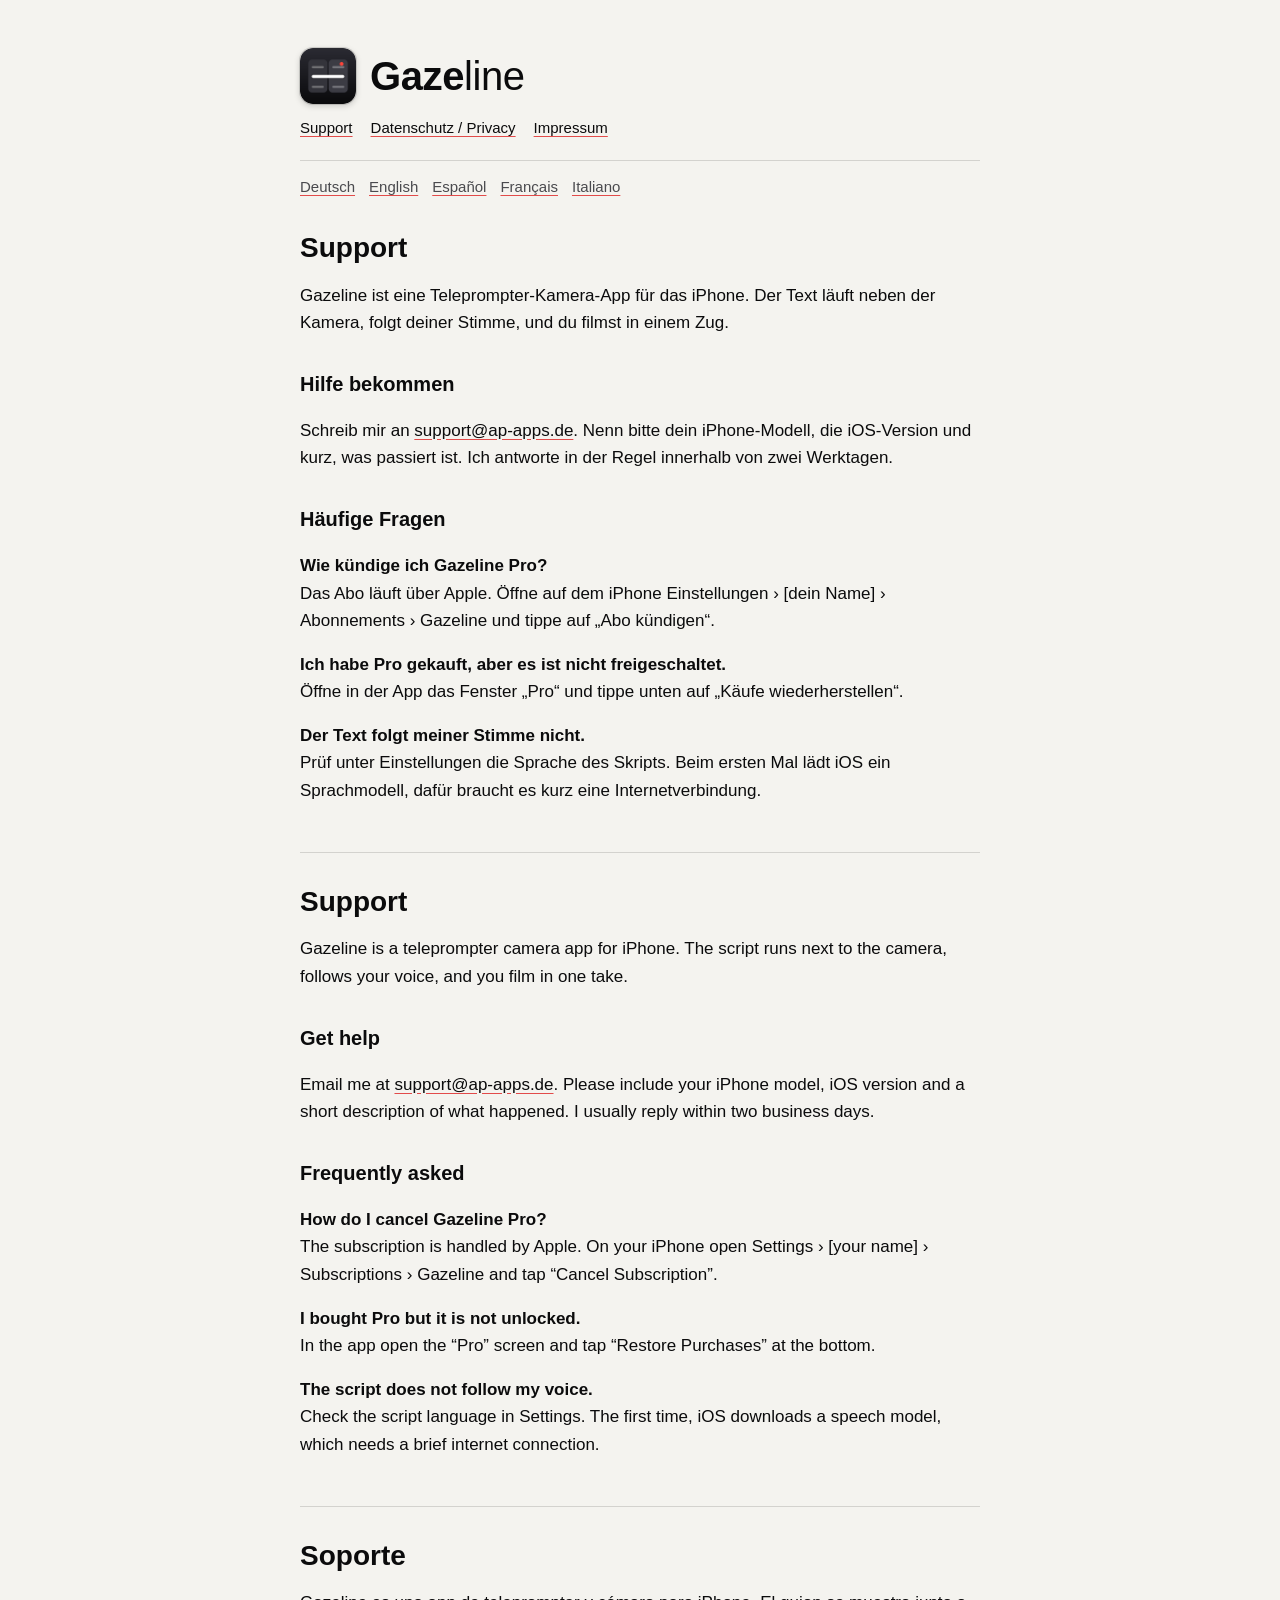
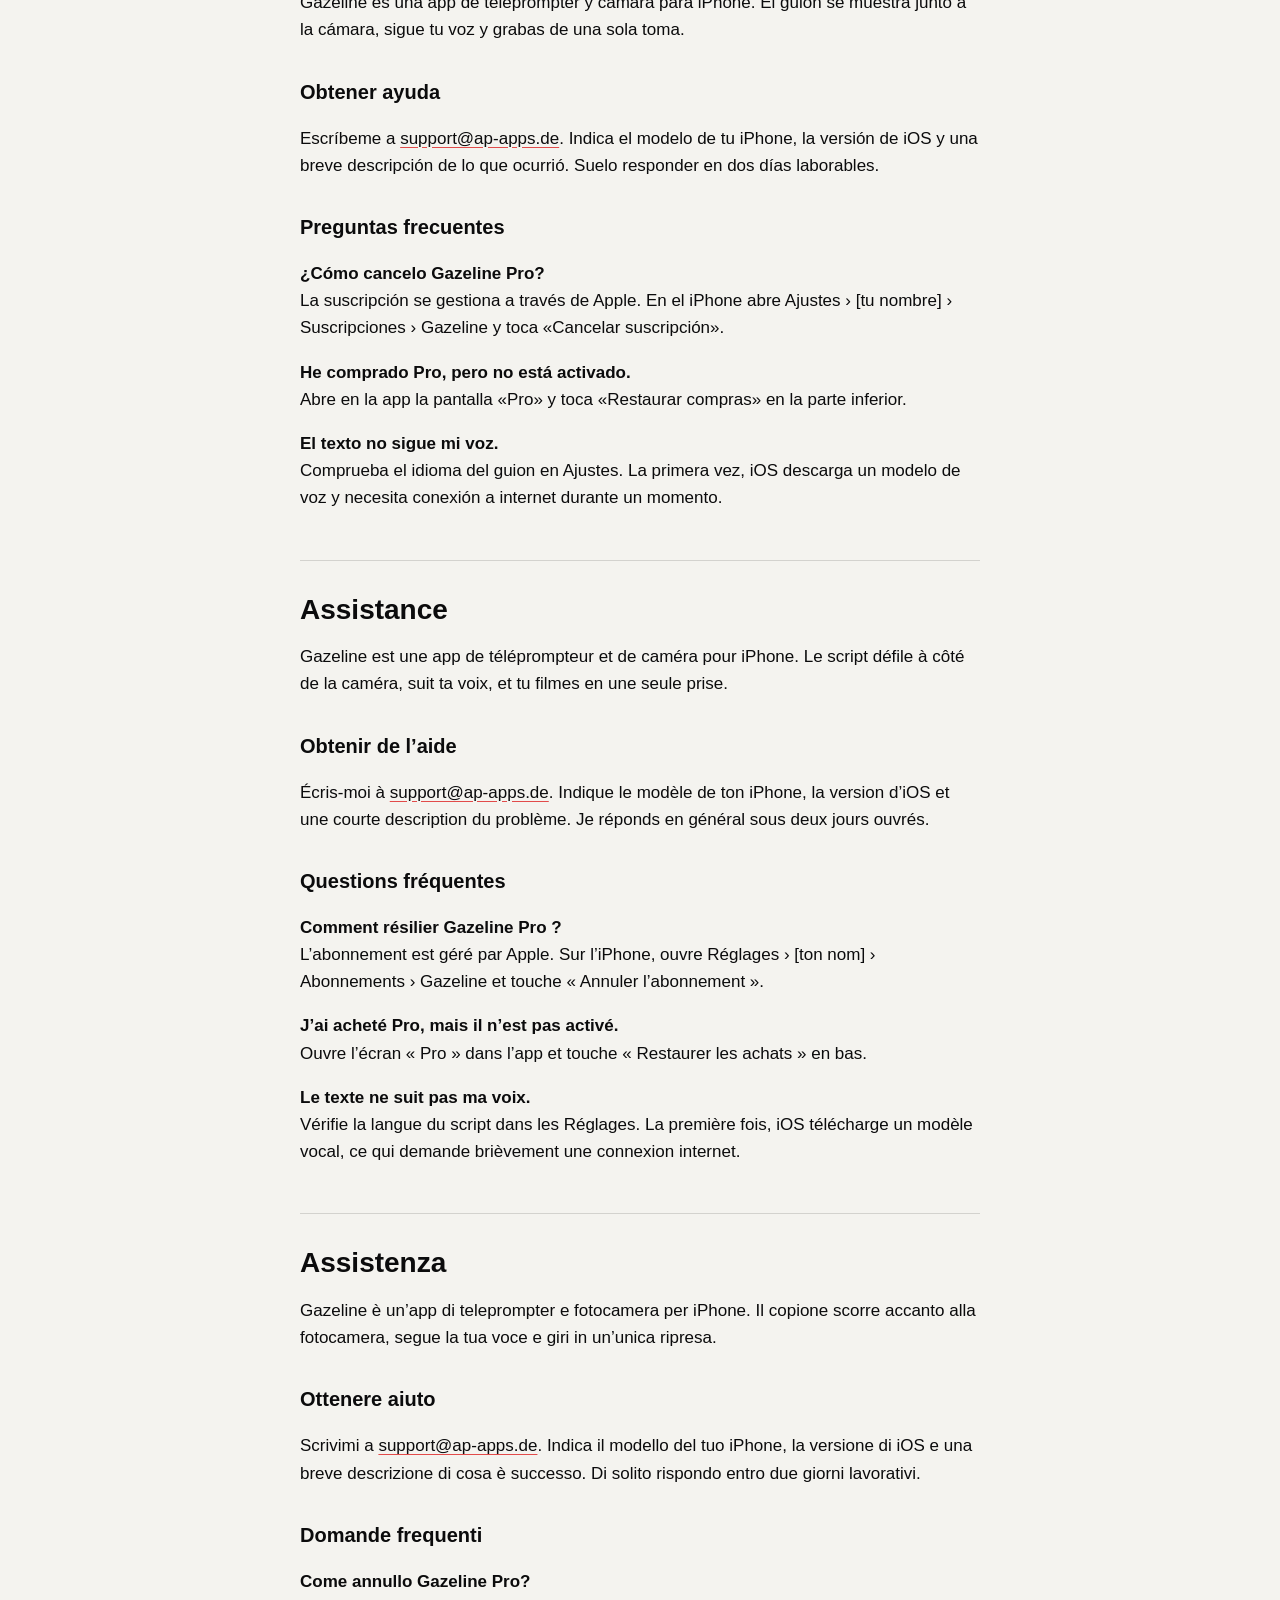
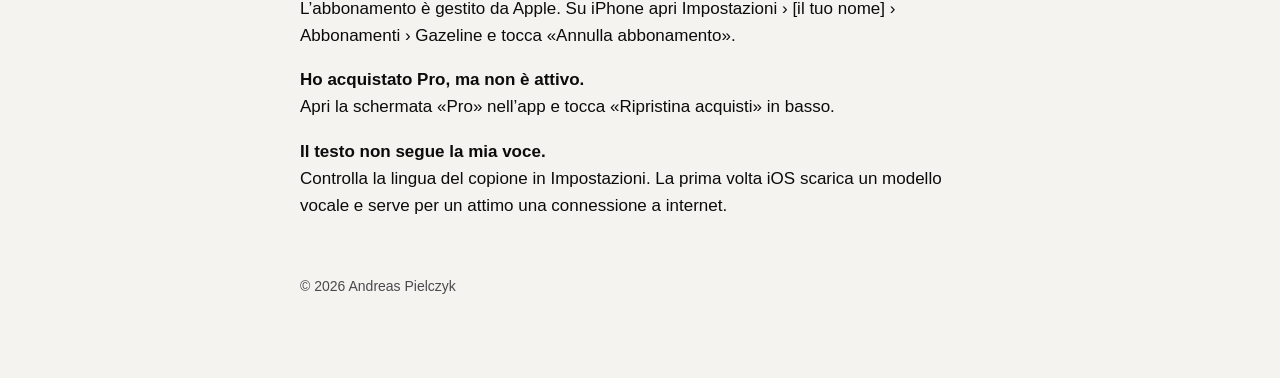
<file: index.html>
<!doctype html>
<html lang="de">
<head>
<meta charset="utf-8">
<meta name="viewport" content="width=device-width, initial-scale=1">
<title>Gazeline – Support</title>
<link rel="icon" type="image/png" sizes="32x32" href="favicon-32.png">
<link rel="apple-touch-icon" href="apple-touch-icon.png">
<link rel="stylesheet" href="style.css">
</head>
<body>
<main>
  <p class="mark"><img src="logo.png" alt="" width="56" height="56"><span><b>Gaze</b>line</span></p>
  <nav>
    <a href="index.html">Support</a>
    <a href="datenschutz.html">Datenschutz / Privacy</a>
    <a href="impressum.html">Impressum</a>
  </nav>
  <p class="langs"><a href="#de">Deutsch</a><a href="#en">English</a><a href="#es">Español</a><a href="#fr">Français</a><a href="#it">Italiano</a></p>

  <section id="de" lang="de">
  <h1>Support</h1>
  <p>Gazeline ist eine Teleprompter-Kamera-App für das iPhone. Der Text läuft neben der Kamera, folgt deiner Stimme, und du filmst in einem Zug.</p>

  <h2>Hilfe bekommen</h2>
  <p>Schreib mir an <a href="mailto:support@ap-apps.de">support@ap-apps.de</a>. Nenn bitte dein iPhone-Modell, die iOS-Version und kurz, was passiert ist. Ich antworte in der Regel innerhalb von zwei Werktagen.</p>

  <h2>Häufige Fragen</h2>
  <p><strong>Wie kündige ich Gazeline Pro?</strong><br>
  Das Abo läuft über Apple. Öffne auf dem iPhone Einstellungen › [dein Name] › Abonnements › Gazeline und tippe auf „Abo kündigen“.</p>
  <p><strong>Ich habe Pro gekauft, aber es ist nicht freigeschaltet.</strong><br>
  Öffne in der App das Fenster „Pro“ und tippe unten auf „Käufe wiederherstellen“.</p>
  <p><strong>Der Text folgt meiner Stimme nicht.</strong><br>
  Prüf unter Einstellungen die Sprache des Skripts. Beim ersten Mal lädt iOS ein Sprachmodell, dafür braucht es kurz eine Internetverbindung.</p>
  </section>

  <hr>

  <section id="en" lang="en">
  <h1>Support</h1>
  <p>Gazeline is a teleprompter camera app for iPhone. The script runs next to the camera, follows your voice, and you film in one take.</p>
  <h2>Get help</h2>
  <p>Email me at <a href="mailto:support@ap-apps.de">support@ap-apps.de</a>. Please include your iPhone model, iOS version and a short description of what happened. I usually reply within two business days.</p>
  <h2>Frequently asked</h2>
  <p><strong>How do I cancel Gazeline Pro?</strong><br>
  The subscription is handled by Apple. On your iPhone open Settings › [your name] › Subscriptions › Gazeline and tap “Cancel Subscription”.</p>
  <p><strong>I bought Pro but it is not unlocked.</strong><br>
  In the app open the “Pro” screen and tap “Restore Purchases” at the bottom.</p>
  <p><strong>The script does not follow my voice.</strong><br>
  Check the script language in Settings. The first time, iOS downloads a speech model, which needs a brief internet connection.</p>
  </section>

  <hr>

  <section id="es" lang="es">
  <h1>Soporte</h1>
  <p>Gazeline es una app de teleprompter y cámara para iPhone. El guion se muestra junto a la cámara, sigue tu voz y grabas de una sola toma.</p>
  <h2>Obtener ayuda</h2>
  <p>Escríbeme a <a href="mailto:support@ap-apps.de">support@ap-apps.de</a>. Indica el modelo de tu iPhone, la versión de iOS y una breve descripción de lo que ocurrió. Suelo responder en dos días laborables.</p>
  <h2>Preguntas frecuentes</h2>
  <p><strong>¿Cómo cancelo Gazeline Pro?</strong><br>
  La suscripción se gestiona a través de Apple. En el iPhone abre Ajustes › [tu nombre] › Suscripciones › Gazeline y toca «Cancelar suscripción».</p>
  <p><strong>He comprado Pro, pero no está activado.</strong><br>
  Abre en la app la pantalla «Pro» y toca «Restaurar compras» en la parte inferior.</p>
  <p><strong>El texto no sigue mi voz.</strong><br>
  Comprueba el idioma del guion en Ajustes. La primera vez, iOS descarga un modelo de voz y necesita conexión a internet durante un momento.</p>
  </section>

  <hr>

  <section id="fr" lang="fr">
  <h1>Assistance</h1>
  <p>Gazeline est une app de téléprompteur et de caméra pour iPhone. Le script défile à côté de la caméra, suit ta voix, et tu filmes en une seule prise.</p>
  <h2>Obtenir de l’aide</h2>
  <p>Écris-moi à <a href="mailto:support@ap-apps.de">support@ap-apps.de</a>. Indique le modèle de ton iPhone, la version d’iOS et une courte description du problème. Je réponds en général sous deux jours ouvrés.</p>
  <h2>Questions fréquentes</h2>
  <p><strong>Comment résilier Gazeline Pro ?</strong><br>
  L’abonnement est géré par Apple. Sur l’iPhone, ouvre Réglages › [ton nom] › Abonnements › Gazeline et touche « Annuler l’abonnement ».</p>
  <p><strong>J’ai acheté Pro, mais il n’est pas activé.</strong><br>
  Ouvre l’écran « Pro » dans l’app et touche « Restaurer les achats » en bas.</p>
  <p><strong>Le texte ne suit pas ma voix.</strong><br>
  Vérifie la langue du script dans les Réglages. La première fois, iOS télécharge un modèle vocal, ce qui demande brièvement une connexion internet.</p>
  </section>

  <hr>

  <section id="it" lang="it">
  <h1>Assistenza</h1>
  <p>Gazeline è un’app di teleprompter e fotocamera per iPhone. Il copione scorre accanto alla fotocamera, segue la tua voce e giri in un’unica ripresa.</p>
  <h2>Ottenere aiuto</h2>
  <p>Scrivimi a <a href="mailto:support@ap-apps.de">support@ap-apps.de</a>. Indica il modello del tuo iPhone, la versione di iOS e una breve descrizione di cosa è successo. Di solito rispondo entro due giorni lavorativi.</p>
  <h2>Domande frequenti</h2>
  <p><strong>Come annullo Gazeline Pro?</strong><br>
  L’abbonamento è gestito da Apple. Su iPhone apri Impostazioni › [il tuo nome] › Abbonamenti › Gazeline e tocca «Annulla abbonamento».</p>
  <p><strong>Ho acquistato Pro, ma non è attivo.</strong><br>
  Apri la schermata «Pro» nell’app e tocca «Ripristina acquisti» in basso.</p>
  <p><strong>Il testo non segue la mia voce.</strong><br>
  Controlla la lingua del copione in Impostazioni. La prima volta iOS scarica un modello vocale e serve per un attimo una connessione a internet.</p>
  </section>

  <footer>© 2026 Andreas Pielczyk</footer>
</main>
</body>
</html>
</file>
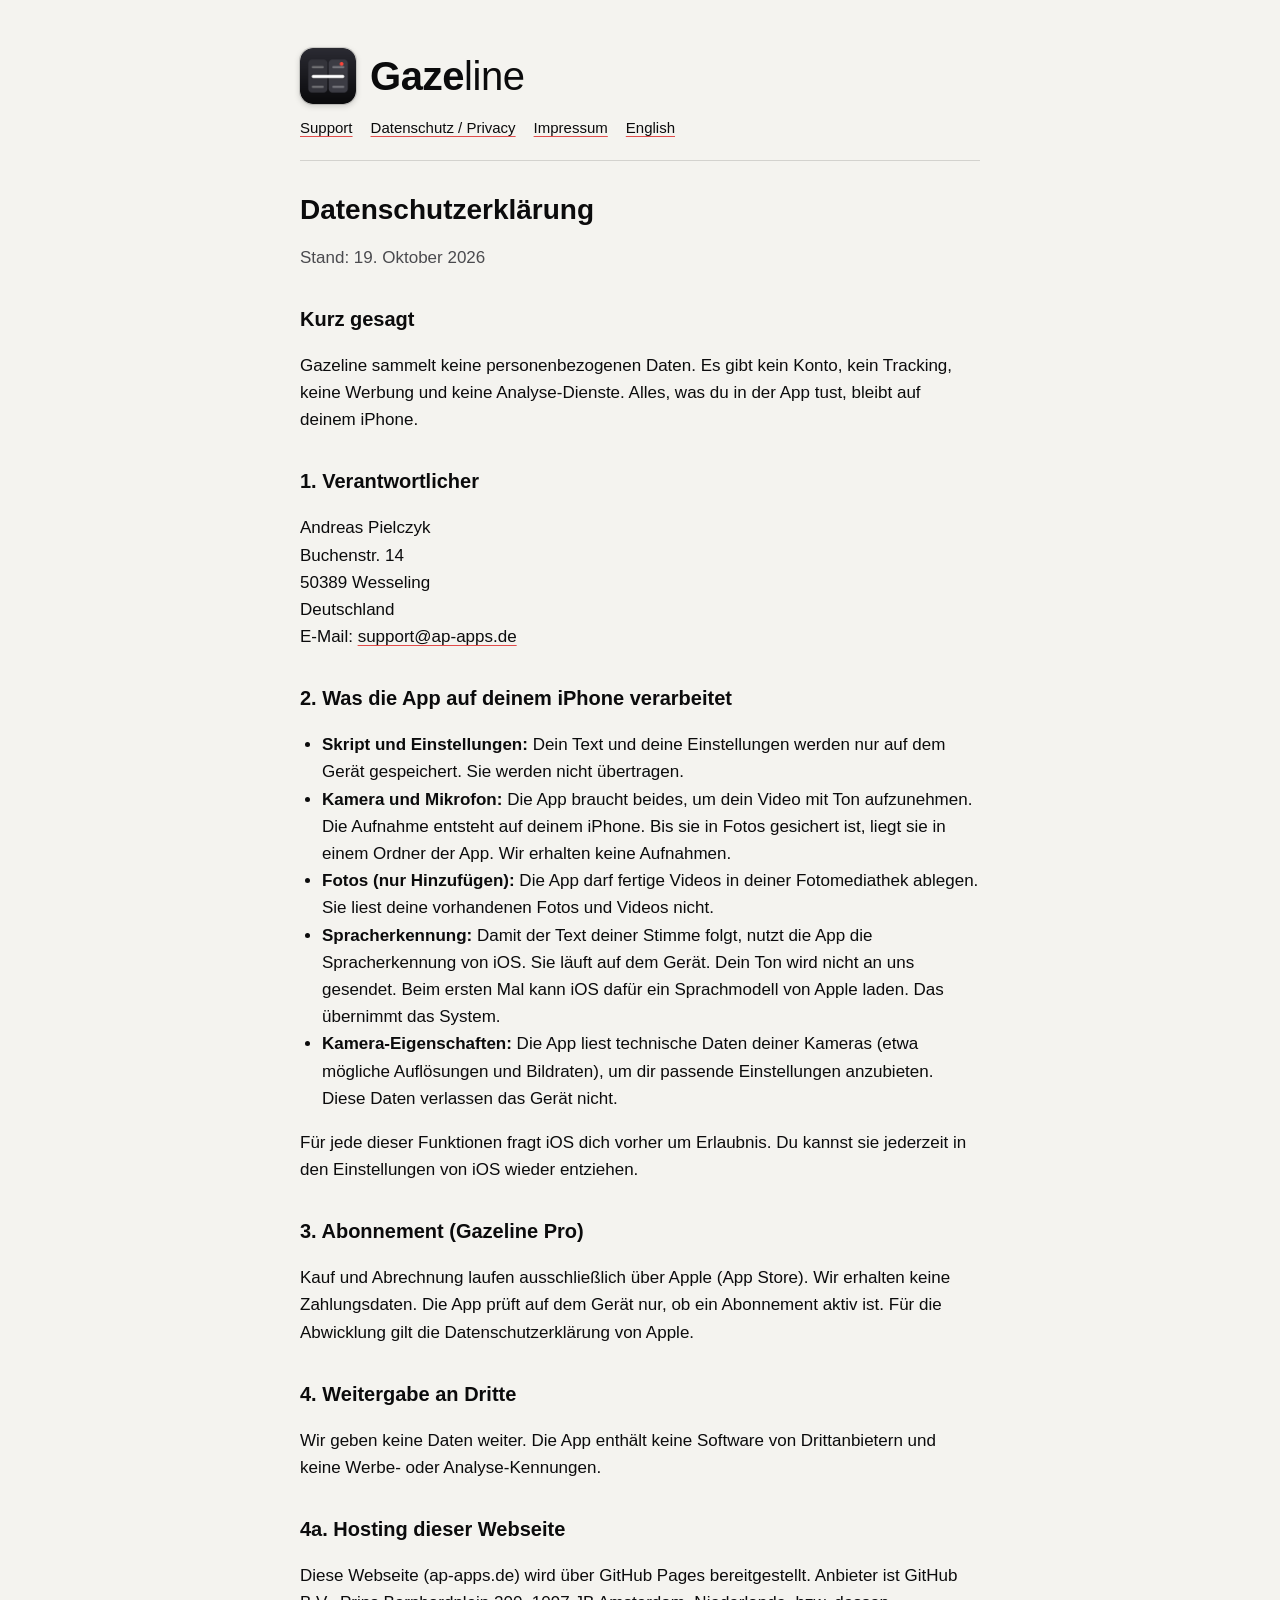
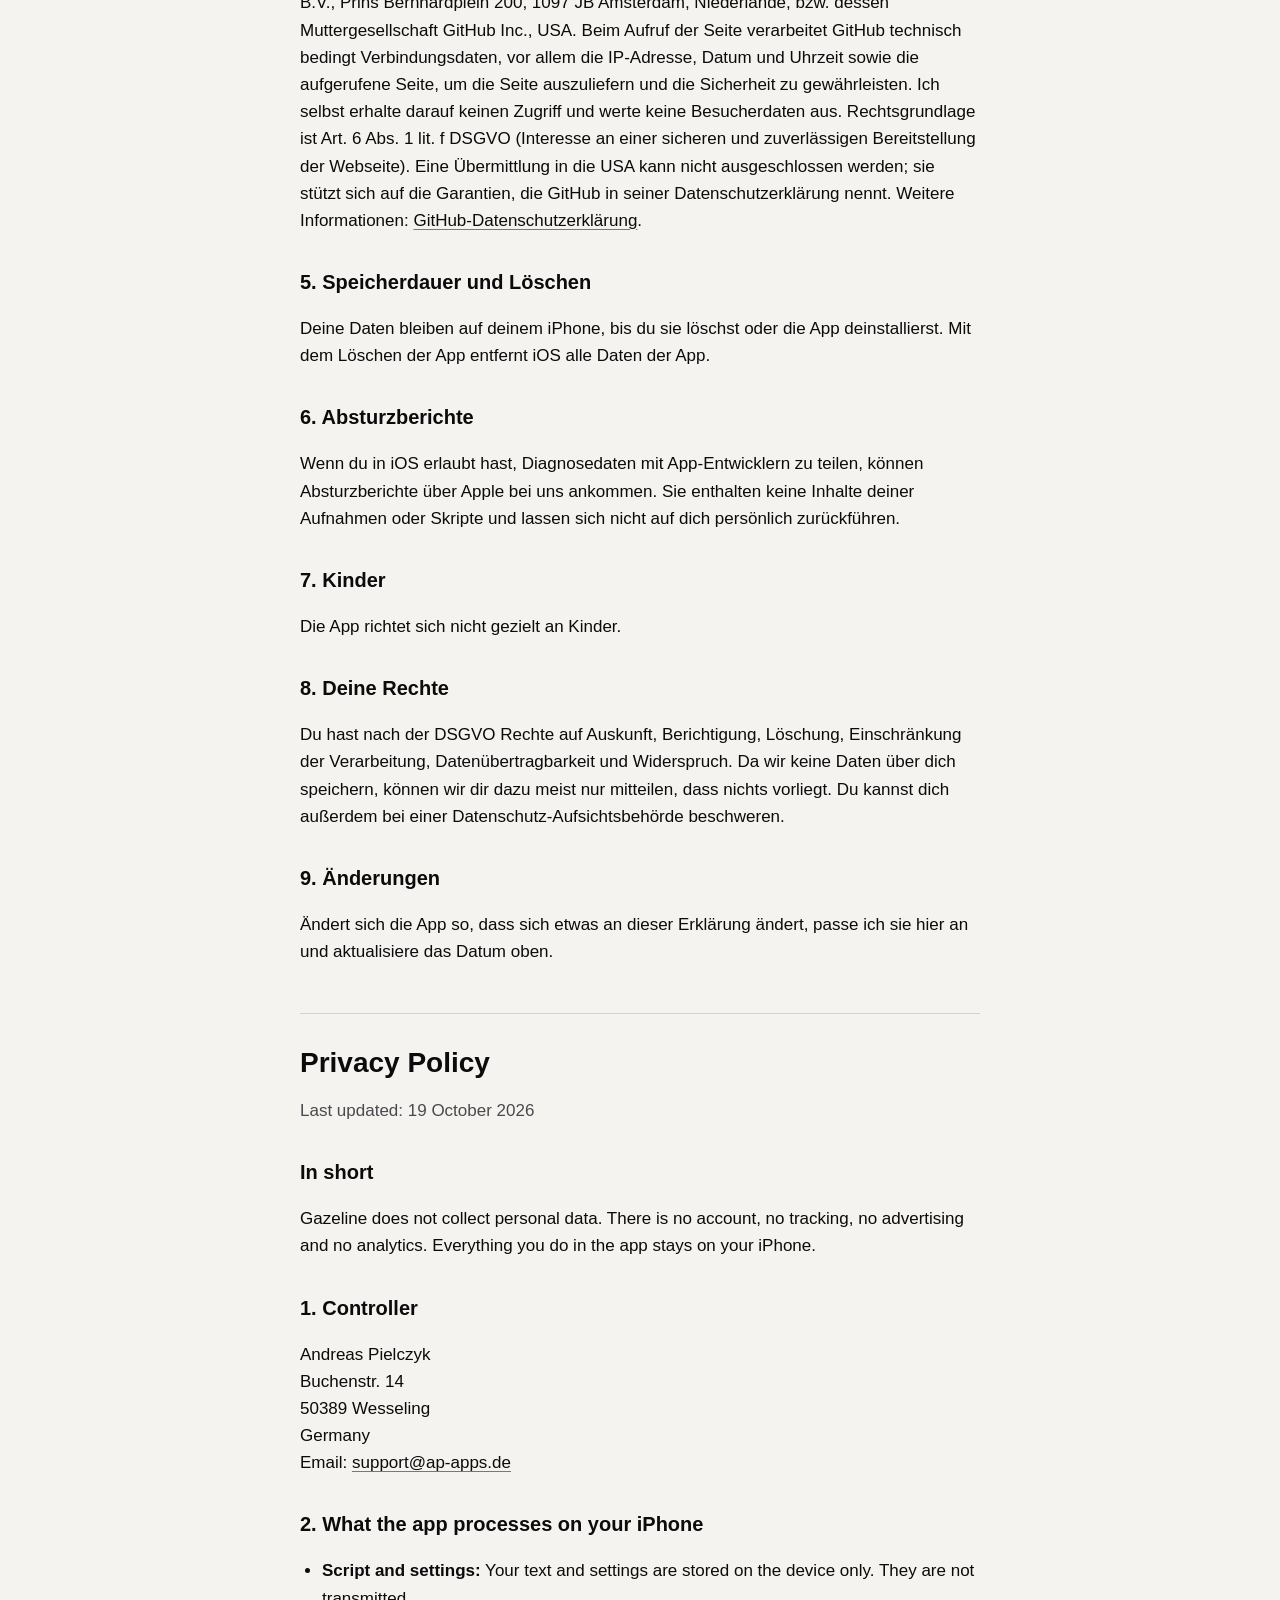
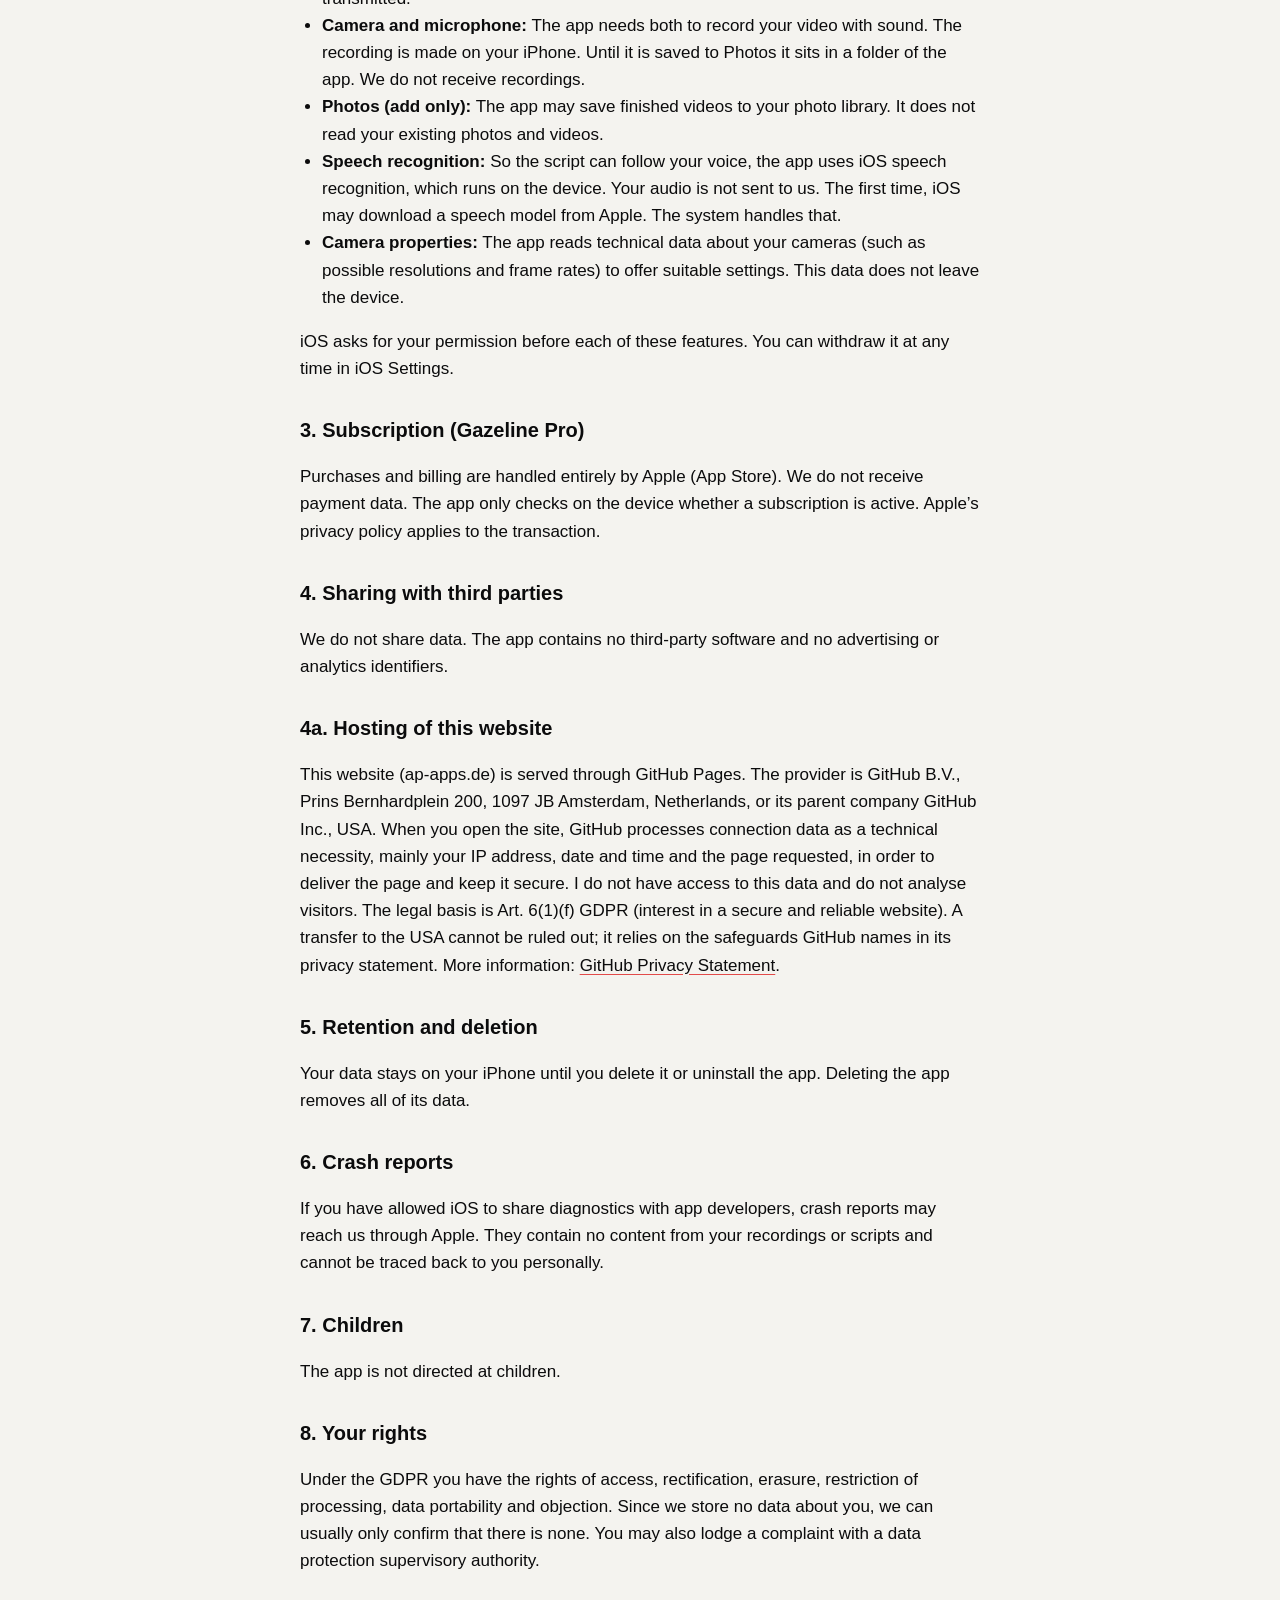
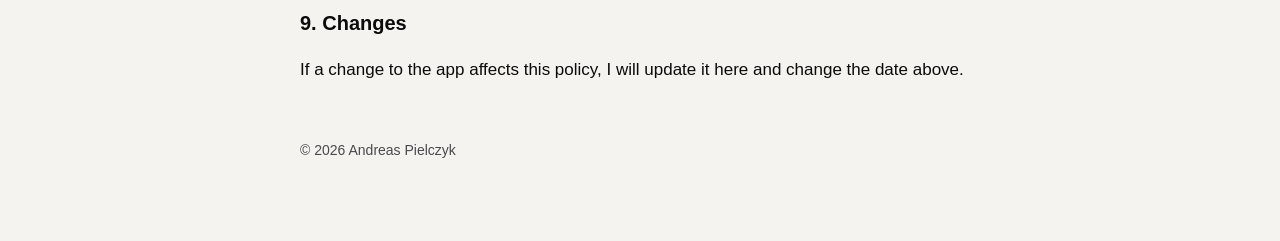
<file: datenschutz.html>
<!doctype html>
<html lang="de">
<head>
<meta charset="utf-8">
<meta name="viewport" content="width=device-width, initial-scale=1">
<title>Gazeline – Datenschutz / Privacy</title>
<link rel="icon" type="image/png" sizes="32x32" href="favicon-32.png">
<link rel="apple-touch-icon" href="apple-touch-icon.png">
<link rel="stylesheet" href="style.css">
</head>
<body>
<main>
     <p class="mark"><img src="logo.png" alt="" width="56" height="56"><span><b>Gaze</b>line</span></p>
  <nav>
    <a href="index.html">Support</a>
    <a href="datenschutz.html">Datenschutz / Privacy</a>
    <a href="impressum.html">Impressum</a>
    <a href="#english">English</a>
  </nav>

  <h1>Datenschutzerklärung</h1>
  <p class="muted">Stand: 19. Oktober 2026</p>

  <h2>Kurz gesagt</h2>
  <p>Gazeline sammelt keine personenbezogenen Daten. Es gibt kein Konto, kein Tracking, keine Werbung und keine Analyse-Dienste. Alles, was du in der App tust, bleibt auf deinem iPhone.</p>

  <h2>1. Verantwortlicher</h2>
  <p>Andreas Pielczyk<br>Buchenstr. 14<br>50389 Wesseling<br>Deutschland<br>E-Mail: <a href="mailto:support@ap-apps.de">support@ap-apps.de</a></p>

  <h2>2. Was die App auf deinem iPhone verarbeitet</h2>
  <ul>
    <li><strong>Skript und Einstellungen:</strong> Dein Text und deine Einstellungen werden nur auf dem Gerät gespeichert. Sie werden nicht übertragen.</li>
    <li><strong>Kamera und Mikrofon:</strong> Die App braucht beides, um dein Video mit Ton aufzunehmen. Die Aufnahme entsteht auf deinem iPhone. Bis sie in Fotos gesichert ist, liegt sie in einem Ordner der App. Wir erhalten keine Aufnahmen.</li>
    <li><strong>Fotos (nur Hinzufügen):</strong> Die App darf fertige Videos in deiner Fotomediathek ablegen. Sie liest deine vorhandenen Fotos und Videos nicht.</li>
    <li><strong>Spracherkennung:</strong> Damit der Text deiner Stimme folgt, nutzt die App die Spracherkennung von iOS. Sie läuft auf dem Gerät. Dein Ton wird nicht an uns gesendet. Beim ersten Mal kann iOS dafür ein Sprachmodell von Apple laden. Das übernimmt das System.</li>
    <li><strong>Kamera-Eigenschaften:</strong> Die App liest technische Daten deiner Kameras (etwa mögliche Auflösungen und Bildraten), um dir passende Einstellungen anzubieten. Diese Daten verlassen das Gerät nicht.</li>
  </ul>
  <p>Für jede dieser Funktionen fragt iOS dich vorher um Erlaubnis. Du kannst sie jederzeit in den Einstellungen von iOS wieder entziehen.</p>

  <h2>3. Abonnement (Gazeline Pro)</h2>
  <p>Kauf und Abrechnung laufen ausschließlich über Apple (App Store). Wir erhalten keine Zahlungsdaten. Die App prüft auf dem Gerät nur, ob ein Abonnement aktiv ist. Für die Abwicklung gilt die Datenschutzerklärung von Apple.</p>

  <h2>4. Weitergabe an Dritte</h2>
  <p>Wir geben keine Daten weiter. Die App enthält keine Software von Drittanbietern und keine Werbe- oder Analyse-Kennungen.</p>

  <h2>4a. Hosting dieser Webseite</h2>
  <p>Diese Webseite (ap-apps.de) wird über GitHub Pages bereitgestellt. Anbieter ist GitHub B.V., Prins Bernhardplein 200, 1097 JB Amsterdam, Niederlande, bzw. dessen Muttergesellschaft GitHub Inc., USA. Beim Aufruf der Seite verarbeitet GitHub technisch bedingt Verbindungsdaten, vor allem die IP-Adresse, Datum und Uhrzeit sowie die aufgerufene Seite, um die Seite auszuliefern und die Sicherheit zu gewährleisten. Ich selbst erhalte darauf keinen Zugriff und werte keine Besucherdaten aus. Rechtsgrundlage ist Art. 6 Abs. 1 lit. f DSGVO (Interesse an einer sicheren und zuverlässigen Bereitstellung der Webseite). Eine Übermittlung in die USA kann nicht ausgeschlossen werden; sie stützt sich auf die Garantien, die GitHub in seiner Datenschutzerklärung nennt. Weitere Informationen: <a href="https://docs.github.com/de/site-policy/privacy-policies/github-general-privacy-statement">GitHub-Datenschutzerklärung</a>.</p>

  <h2>5. Speicherdauer und Löschen</h2>
  <p>Deine Daten bleiben auf deinem iPhone, bis du sie löschst oder die App deinstallierst. Mit dem Löschen der App entfernt iOS alle Daten der App.</p>

  <h2>6. Absturzberichte</h2>
  <p>Wenn du in iOS erlaubt hast, Diagnosedaten mit App-Entwicklern zu teilen, können Absturzberichte über Apple bei uns ankommen. Sie enthalten keine Inhalte deiner Aufnahmen oder Skripte und lassen sich nicht auf dich persönlich zurückführen.</p>

  <h2>7. Kinder</h2>
  <p>Die App richtet sich nicht gezielt an Kinder.</p>

  <h2>8. Deine Rechte</h2>
  <p>Du hast nach der DSGVO Rechte auf Auskunft, Berichtigung, Löschung, Einschränkung der Verarbeitung, Datenübertragbarkeit und Widerspruch. Da wir keine Daten über dich speichern, können wir dir dazu meist nur mitteilen, dass nichts vorliegt. Du kannst dich außerdem bei einer Datenschutz-Aufsichtsbehörde beschweren.</p>

  <h2>9. Änderungen</h2>
  <p>Ändert sich die App so, dass sich etwas an dieser Erklärung ändert, passe ich sie hier an und aktualisiere das Datum oben.</p>

  <hr id="english">

  <h1 lang="en">Privacy Policy</h1>
  <p class="muted" lang="en">Last updated: 19 October 2026</p>

  <h2 lang="en">In short</h2>
  <p lang="en">Gazeline does not collect personal data. There is no account, no tracking, no advertising and no analytics. Everything you do in the app stays on your iPhone.</p>

  <h2 lang="en">1. Controller</h2>
  <p lang="en">Andreas Pielczyk<br>Buchenstr. 14<br>50389 Wesseling<br>Germany<br>Email: <a href="mailto:support@ap-apps.de">support@ap-apps.de</a></p>

  <h2 lang="en">2. What the app processes on your iPhone</h2>
  <ul lang="en">
    <li><strong>Script and settings:</strong> Your text and settings are stored on the device only. They are not transmitted.</li>
    <li><strong>Camera and microphone:</strong> The app needs both to record your video with sound. The recording is made on your iPhone. Until it is saved to Photos it sits in a folder of the app. We do not receive recordings.</li>
    <li><strong>Photos (add only):</strong> The app may save finished videos to your photo library. It does not read your existing photos and videos.</li>
    <li><strong>Speech recognition:</strong> So the script can follow your voice, the app uses iOS speech recognition, which runs on the device. Your audio is not sent to us. The first time, iOS may download a speech model from Apple. The system handles that.</li>
    <li><strong>Camera properties:</strong> The app reads technical data about your cameras (such as possible resolutions and frame rates) to offer suitable settings. This data does not leave the device.</li>
  </ul>
  <p lang="en">iOS asks for your permission before each of these features. You can withdraw it at any time in iOS Settings.</p>

  <h2 lang="en">3. Subscription (Gazeline Pro)</h2>
  <p lang="en">Purchases and billing are handled entirely by Apple (App Store). We do not receive payment data. The app only checks on the device whether a subscription is active. Apple’s privacy policy applies to the transaction.</p>

  <h2 lang="en">4. Sharing with third parties</h2>
  <p lang="en">We do not share data. The app contains no third-party software and no advertising or analytics identifiers.</p>

  <h2 lang="en">4a. Hosting of this website</h2>
  <p lang="en">This website (ap-apps.de) is served through GitHub Pages. The provider is GitHub B.V., Prins Bernhardplein 200, 1097 JB Amsterdam, Netherlands, or its parent company GitHub Inc., USA. When you open the site, GitHub processes connection data as a technical necessity, mainly your IP address, date and time and the page requested, in order to deliver the page and keep it secure. I do not have access to this data and do not analyse visitors. The legal basis is Art. 6(1)(f) GDPR (interest in a secure and reliable website). A transfer to the USA cannot be ruled out; it relies on the safeguards GitHub names in its privacy statement. More information: <a href="https://docs.github.com/en/site-policy/privacy-policies/github-general-privacy-statement">GitHub Privacy Statement</a>.</p>

  <h2 lang="en">5. Retention and deletion</h2>
  <p lang="en">Your data stays on your iPhone until you delete it or uninstall the app. Deleting the app removes all of its data.</p>

  <h2 lang="en">6. Crash reports</h2>
  <p lang="en">If you have allowed iOS to share diagnostics with app developers, crash reports may reach us through Apple. They contain no content from your recordings or scripts and cannot be traced back to you personally.</p>

  <h2 lang="en">7. Children</h2>
  <p lang="en">The app is not directed at children.</p>

  <h2 lang="en">8. Your rights</h2>
  <p lang="en">Under the GDPR you have the rights of access, rectification, erasure, restriction of processing, data portability and objection. Since we store no data about you, we can usually only confirm that there is none. You may also lodge a complaint with a data protection supervisory authority.</p>

  <h2 lang="en">9. Changes</h2>
  <p lang="en">If a change to the app affects this policy, I will update it here and change the date above.</p>

  <footer>© 2026 Andreas Pielczyk</footer>
</main>
</body>
</html>
</file>
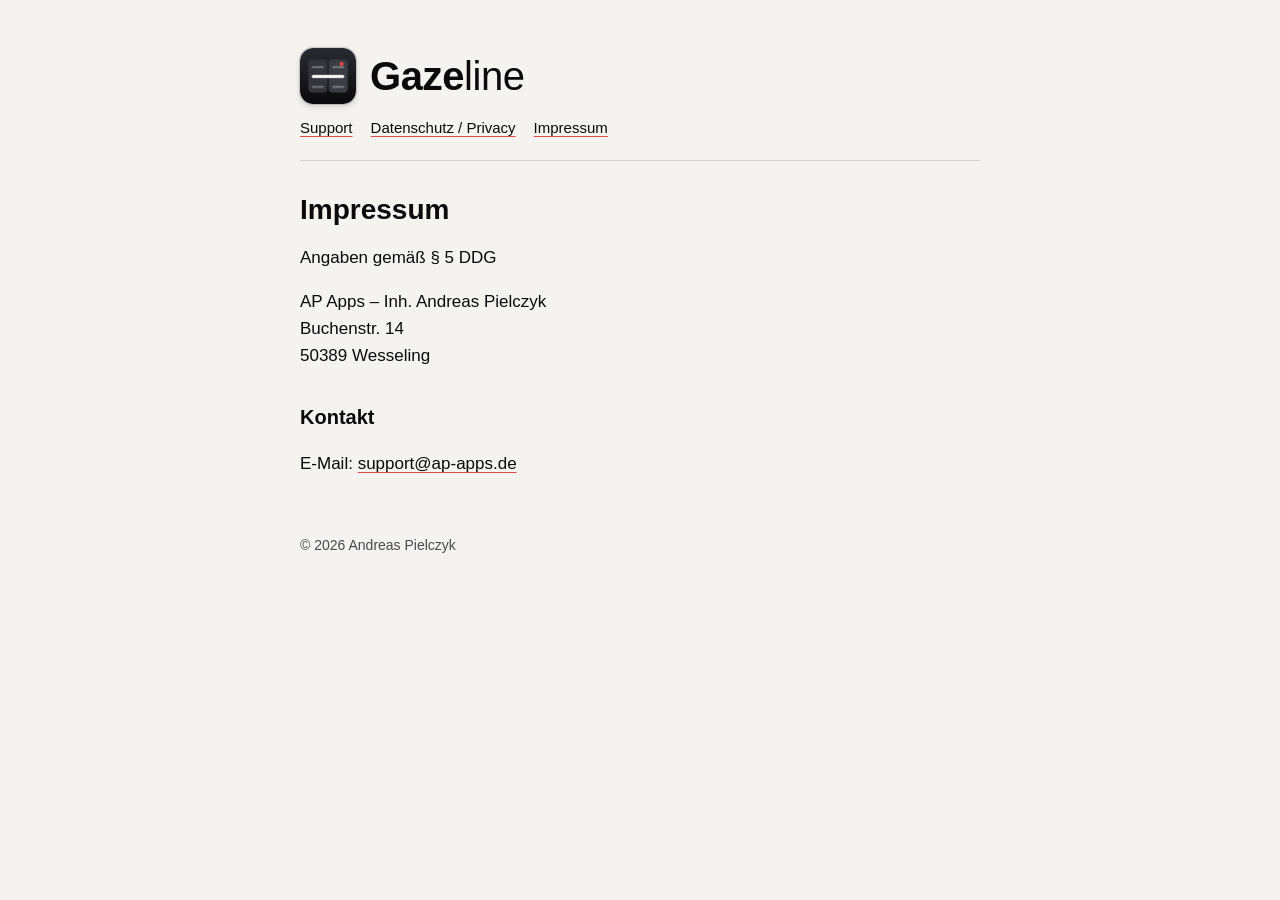
<file: impressum.html>
<!doctype html>
<html lang="de">
<head>
<meta charset="utf-8">
<meta name="viewport" content="width=device-width, initial-scale=1">
<title>Gazeline – Impressum</title>
<link rel="icon" type="image/png" sizes="32x32" href="favicon-32.png">
<link rel="apple-touch-icon" href="apple-touch-icon.png">
<link rel="stylesheet" href="style.css">
</head>
<body>
<main>
  <p class="mark"><img src="logo.png" alt="" width="56" height="56"><span><b>Gaze</b>line</span></p>
  <nav>
    <a href="index.html">Support</a>
    <a href="datenschutz.html">Datenschutz / Privacy</a>
    <a href="impressum.html">Impressum</a>
  </nav>

  <h1>Impressum</h1>
  <p>Angaben gemäß § 5 DDG</p>
  <p>AP Apps – Inh. Andreas Pielczyk<br>Buchenstr. 14<br>50389 Wesseling</p>

  <h2>Kontakt</h2>
  <p>E-Mail: <a href="mailto:support@ap-apps.de">support@ap-apps.de</a></p>

  <footer>© 2026 Andreas Pielczyk</footer>
</main>
</body>
</html>
</file>
<file: style.css>
:root { --bg:#f4f3ef; --ink:#0b0b0c; --muted:#4a4a4e; --line:rgba(11,11,12,.14); --accent:#e24b4a; }
@media (prefers-color-scheme: dark) { :root { --bg:#0b0b0c; --ink:#f4f3ef; --muted:#b4b4b8; --line:rgba(244,243,239,.18); } }
* { box-sizing: border-box; }
body { margin:0; background:var(--bg); color:var(--ink); font:17px/1.6 -apple-system, BlinkMacSystemFont, "Segoe UI", Roboto, "Helvetica Neue", Arial, sans-serif; }
main { max-width: 720px; margin: 0 auto; padding: 48px 20px 80px; }
.mark { font-size: 40px; line-height: 1; letter-spacing: -0.01em; margin: 0 0 8px; }
.mark b { font-weight: 800; } .mark span { font-weight: 400; }
h1 { font-size: 28px; line-height: 1.2; margin: 32px 0 8px; }
h2 { font-size: 20px; margin: 32px 0 6px; }
p, li { color: var(--ink); } .muted { color: var(--muted); }
ul { padding-left: 22px; }
a { color: inherit; text-decoration-color: var(--accent); text-underline-offset: 3px; }
nav { display:flex; flex-wrap:wrap; gap: 6px 18px; margin: 12px 0 0; padding: 0 0 20px; border-bottom: 1px solid var(--line); font-size: 15px; }
hr { border: 0; border-top: 1px solid var(--line); margin: 48px 0 32px; }
footer { margin-top: 56px; font-size: 14px; color: var(--muted); }
.mark { display:flex; align-items:center; gap:14px; }
.mark img { width:56px; height:56px; border-radius:13px; box-shadow:0 0 0 1px var(--line), 0 2px 6px rgba(0,0,0,.18); }
.langs { margin: 14px 0 0; font-size: 15px; color: var(--muted); }
.langs a { margin-right: 14px; }
</file>
